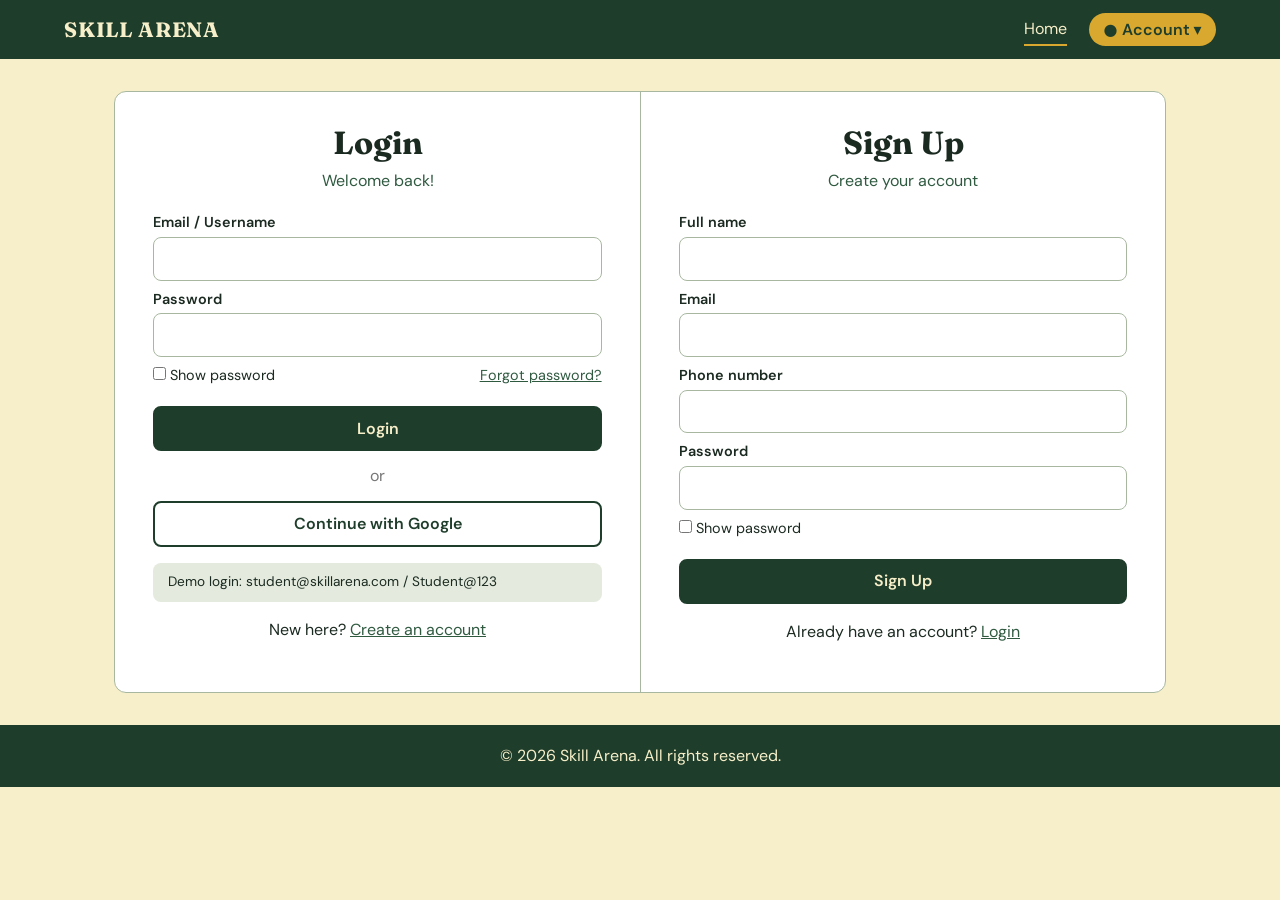
<file: index.html>
<!DOCTYPE html>
<html lang="en">

<head>
    <meta charset="UTF-8">
    <meta name="viewport" content="width=device-width,initial-scale=1">
    <title>Login / Sign up | Skill Arena</title>
    <link href="https://cdn.jsdelivr.net/npm/bootstrap@5.3.3/dist/css/bootstrap.min.css" rel="stylesheet">
    <link href="https://fonts.googleapis.com/css2?family=DM+Sans:wght@400;600&family=Fraunces:wght@700&display=swap"
        rel="stylesheet">
    <link href="css/style.css" rel="stylesheet">
</head>

<body data-page="index">
    <div id="nav"></div>
    <main>
        <div class="split">
            <section>
                <h2>Login</h2>
                <p class="sub">Welcome back!</p>
                <form id="loginForm" novalidate>
                    <div class="mb-2"><label for="id">Email / Username</label><input id="id" name="id"
                            class="form-control" autocomplete="username"></div>
                    <div class="mb-2"><label for="lp">Password</label><input id="lp" name="password" type="password"
                            class="form-control" autocomplete="current-password"></div>
                    <div class="row2"><label style="font-weight:400"><input type="checkbox" data-show="1"> Show
                            password</label><a href="#" id="forgot">Forgot password?</a></div>
                    <button class="btn-main" type="submit">Login</button>
                </form>
                <div class="or">or</div><button class="btn-ghost" id="google" type="button">Continue with
                    Google</button>
                <p class="hint">Demo login: student@skillarena.com / Student@123</p>
                <p style="text-align:center;margin-top:1rem">New here? <a href="#" id="toSign">Create an account</a></p>
            </section>
            <section>
                <h2>Sign Up</h2>
                <p class="sub">Create your account</p>
                <form id="signForm" novalidate>
                    <div class="mb-2"><label for="sn">Full name</label><input id="sn" name="name" class="form-control"
                            autocomplete="name"></div>
                    <div class="mb-2"><label for="se">Email</label><input id="se" name="email" class="form-control"
                            autocomplete="email"></div>
                    <div class="mb-2"><label for="sph">Phone number</label><input id="sph" name="phone"
                            class="form-control" inputmode="numeric" autocomplete="tel"></div>
                    <div class="mb-2"><label for="sp">Password</label><input id="sp" name="password" type="password"
                            class="form-control" autocomplete="new-password"></div>
                    <div class="row2"><label style="font-weight:400"><input type="checkbox" data-show="1"> Show
                            password</label></div>
                    <button class="btn-main" type="submit">Sign Up</button>
                </form>
                <p style="text-align:center;margin-top:1rem">Already have an account? <a href="#" id="toLogin">Login</a>
                </p>
            </section>
        </div>
    </main>
    <div id="foot"></div>
    <script src="js/data.js"></script>
    <script src="js/validation.js"></script>
    <script src="js/app.js"></script>
</body>

</html>
</file>
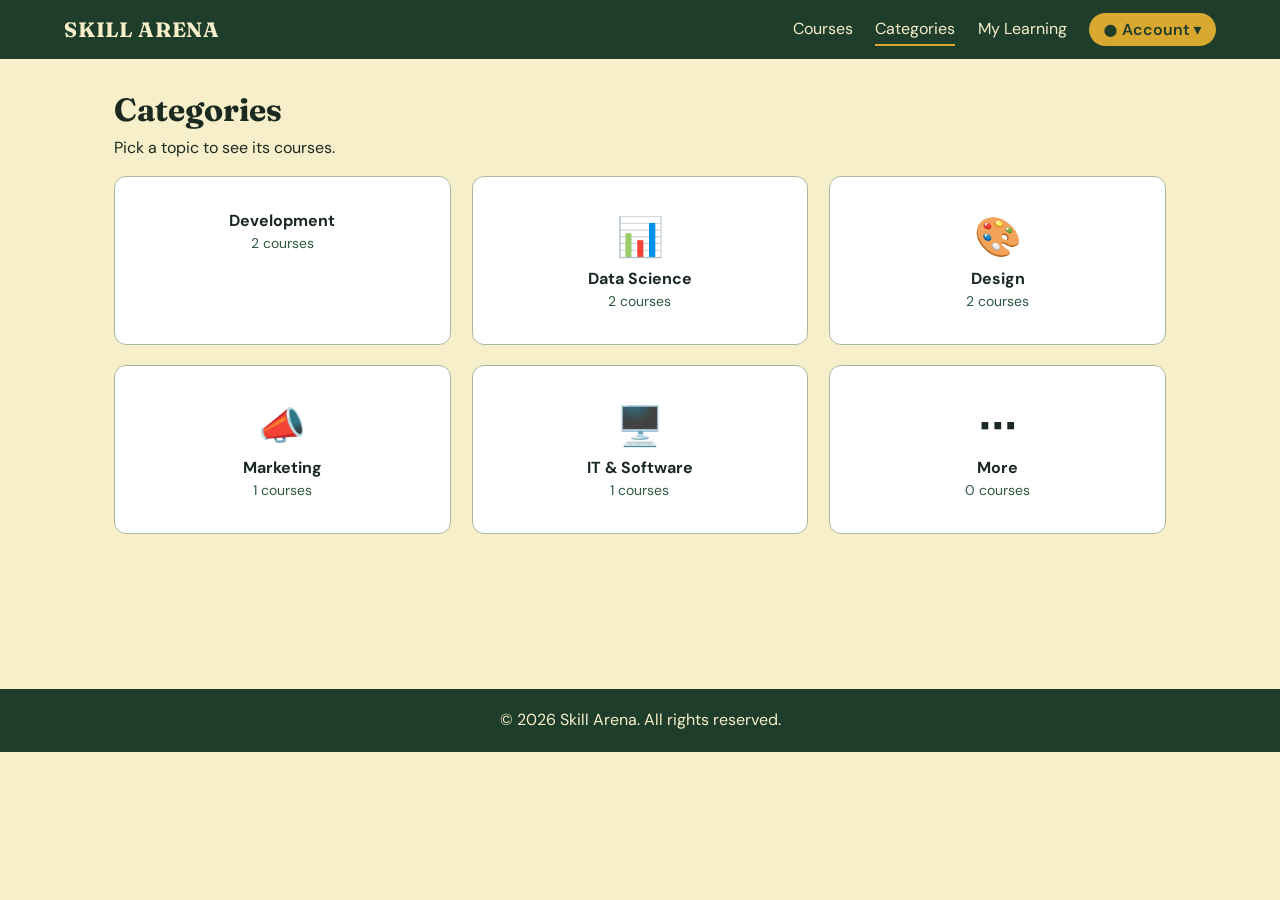
<file: categories.html>
<!DOCTYPE html>
<html lang="en">

<head>
    <meta charset="UTF-8">
    <meta name="viewport" content="width=device-width,initial-scale=1">
    <title>Categories | Skill Arena</title>
    <link href="https://cdn.jsdelivr.net/npm/bootstrap@5.3.3/dist/css/bootstrap.min.css" rel="stylesheet">
    <link href="https://fonts.googleapis.com/css2?family=DM+Sans:wght@400;600&family=Fraunces:wght@700&display=swap"
        rel="stylesheet">
    <link href="css/style.css" rel="stylesheet">
</head>

<body data-page="categories">
    <div id="nav"></div>
    <main>
        <h1>Categories</h1>
        <p>Pick a topic to see its courses.</p>
        <div class="cats" id="cats"></div>
    </main>
    <div id="foot"></div>
    <script src="js/data.js"></script>
    <script src="js/validation.js"></script>
    <script src="js/app.js"></script>
</body>

</html>
</file>
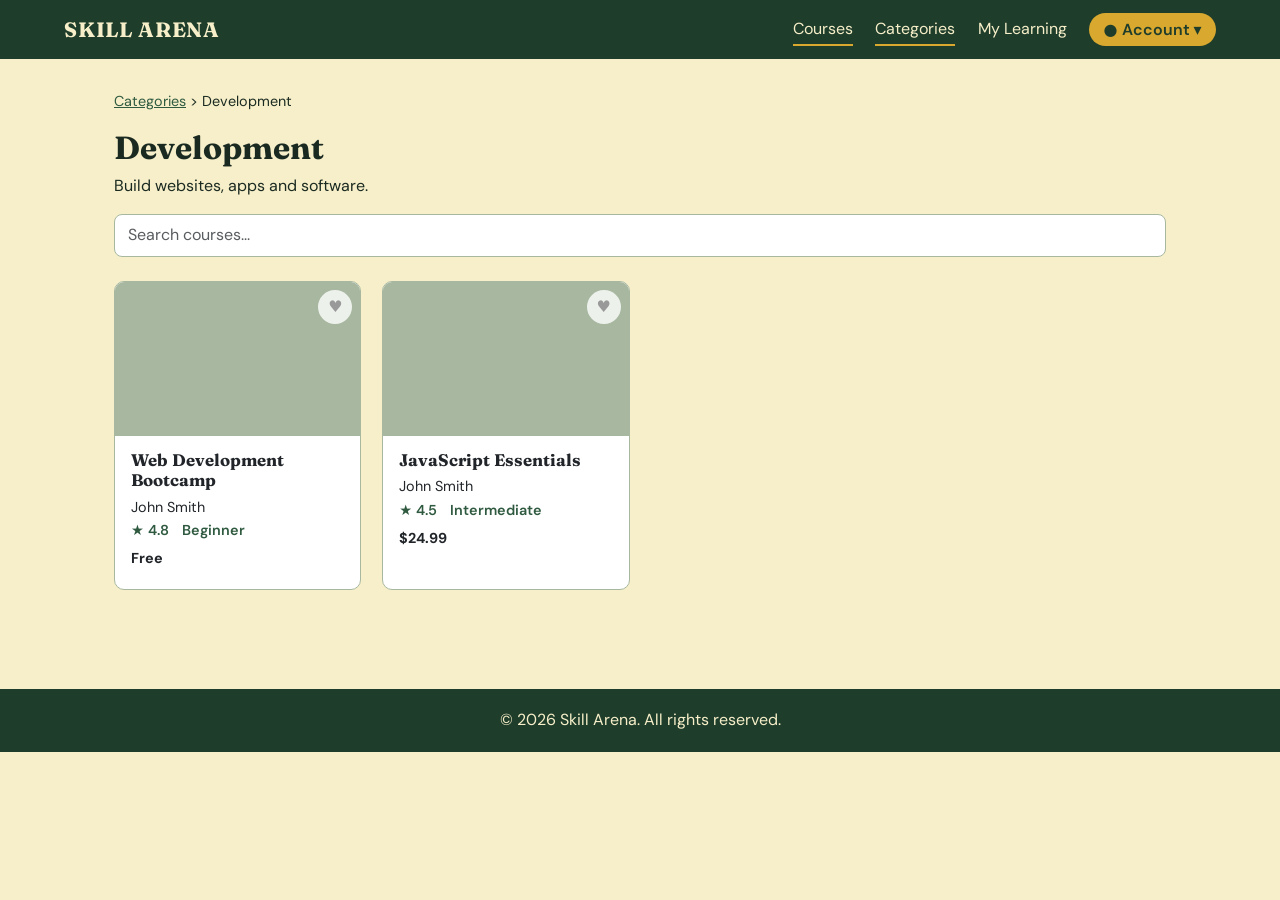
<file: category-courses.html>
<!DOCTYPE html>
<html lang="en">

<head>
    <meta charset="UTF-8">
    <meta name="viewport" content="width=device-width,initial-scale=1">
    <title>Courses in Category | Skill Arena</title>
    <link href="https://cdn.jsdelivr.net/npm/bootstrap@5.3.3/dist/css/bootstrap.min.css" rel="stylesheet">
    <link href="https://fonts.googleapis.com/css2?family=DM+Sans:wght@400;600&family=Fraunces:wght@700&display=swap"
        rel="stylesheet">
    <link href="css/style.css" rel="stylesheet">
</head>

<body data-page="category-courses">
    <div id="nav"></div>
    <main>
        <p class="crumb"><a href="categories.html">Categories</a> &gt; <span id="cname"></span></p>
        <h1 id="ctitle"></h1>
        <p id="cdesc"></p>
        <div class="bar"><input id="q" class="form-control" type="search" placeholder="Search courses..."
                aria-label="Search courses"></div>
        <div class="grid" id="grid"></div>
    </main>
    <div id="foot"></div>
    <script src="js/data.js"></script>
    <script src="js/validation.js"></script>
    <script src="js/app.js"></script>
</body>

</html>
</file>
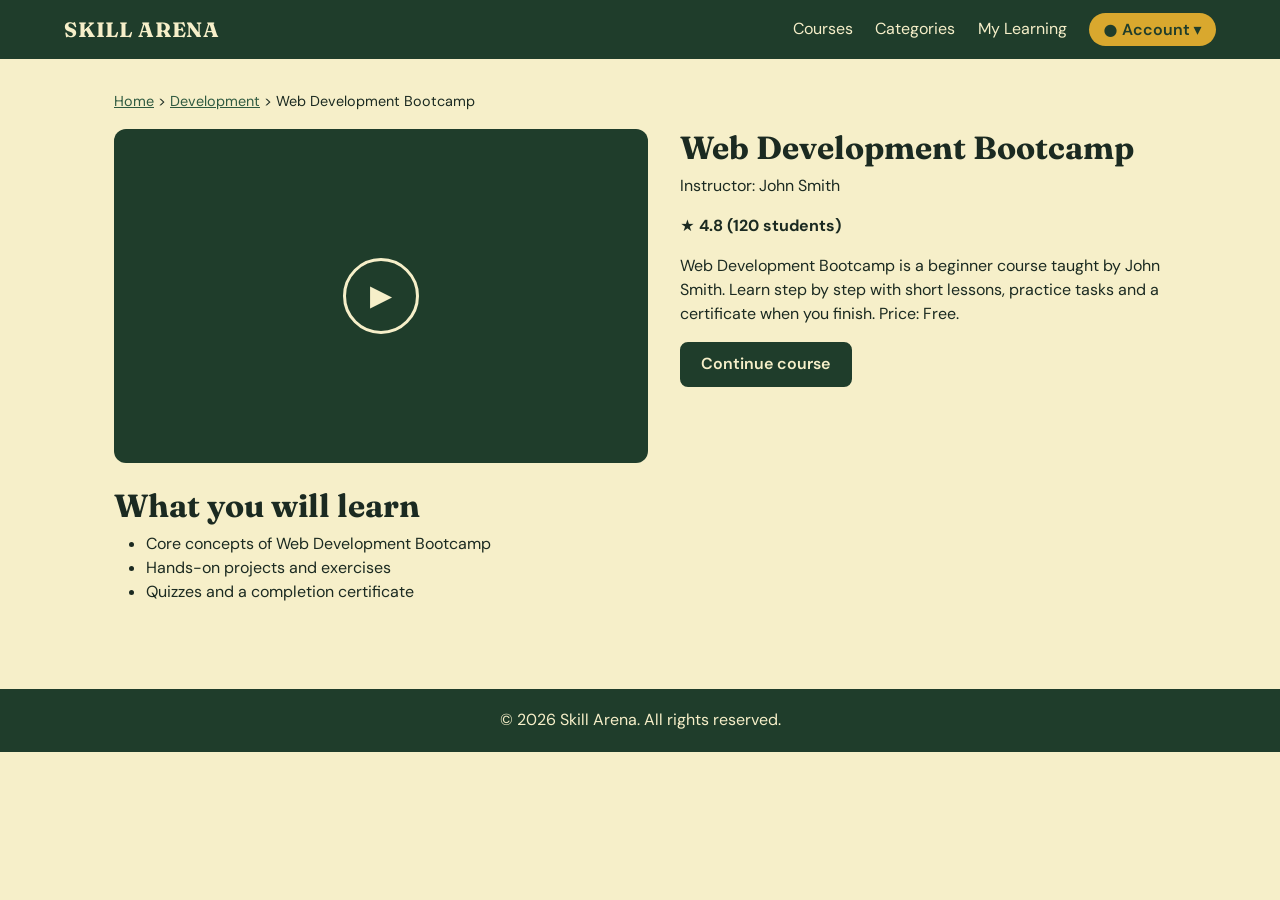
<file: course-details.html>
<!DOCTYPE html>
<html lang="en">

<head>
    <meta charset="UTF-8">
    <meta name="viewport" content="width=device-width,initial-scale=1">
    <title>Course Details | Skill Arena</title>
    <link href="https://cdn.jsdelivr.net/npm/bootstrap@5.3.3/dist/css/bootstrap.min.css" rel="stylesheet">
    <link href="https://fonts.googleapis.com/css2?family=DM+Sans:wght@400;600&family=Fraunces:wght@700&display=swap"
        rel="stylesheet">
    <link href="css/style.css" rel="stylesheet">
</head>

<body data-page="course-details">
    <div id="nav"></div>
    <main>
        <p class="crumb"><a href="index.html">Home</a> &gt; <a id="cat" href="#"></a> &gt; <span id="ct2"></span></p>
        <div class="det">
            <div>
                <div class="video"><button id="play" aria-label="Play preview">▶</button></div>
                <h2 style="margin-top:1.5rem">What you will learn</h2>
                <ul id="learn"></ul>
            </div>
            <div>
                <h1 id="ctitle"></h1>
                <p id="inst"></p>
                <p><b id="rate"></b></p>
                <p id="cdesc"></p><button class="btn-main" id="start">Start course</button>
            </div>
        </div>
    </main>
    <div id="foot"></div>
    <script src="js/data.js"></script>
    <script src="js/validation.js"></script>
    <script src="js/app.js"></script>
</body>

</html>
</file>
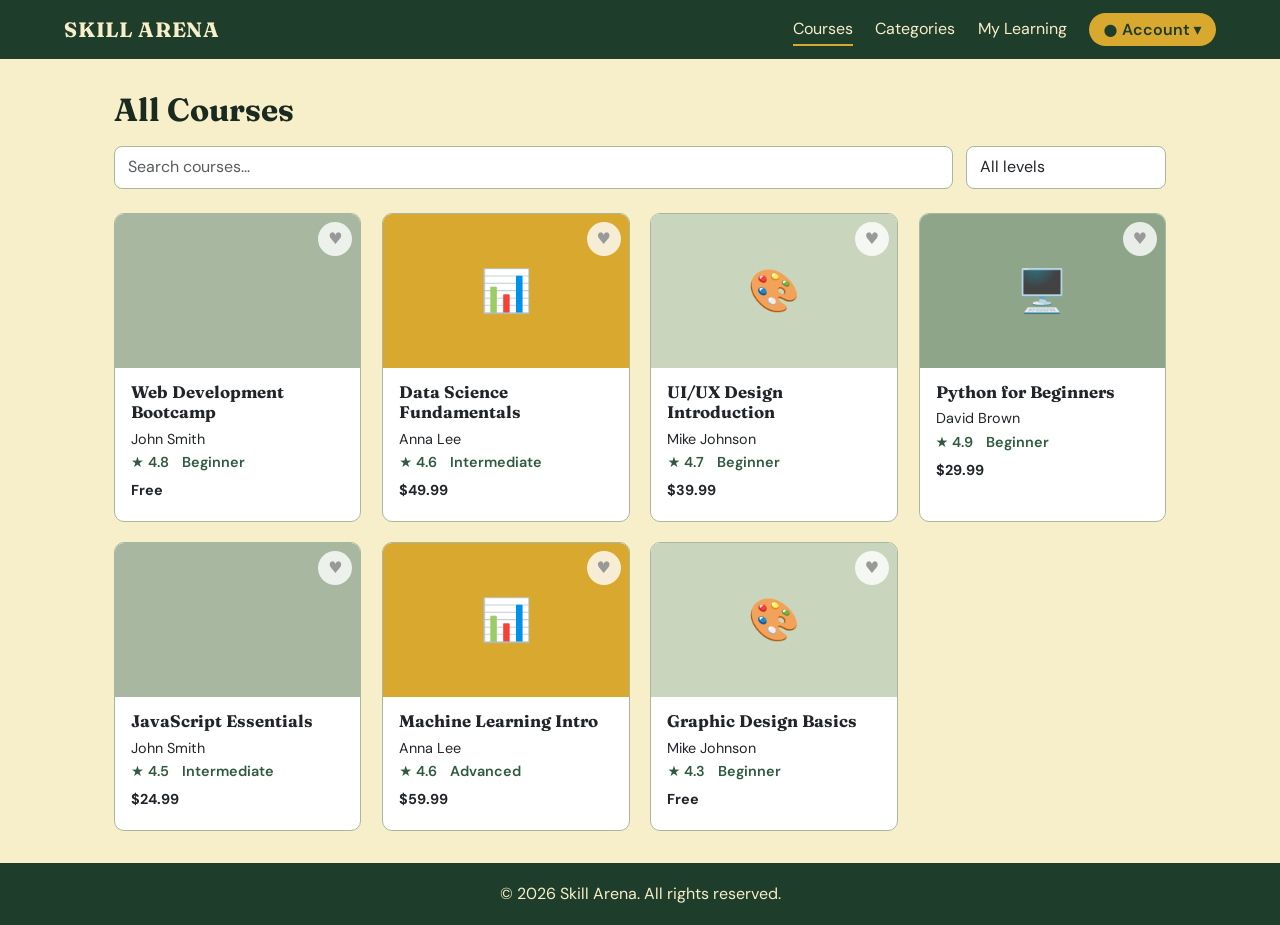
<file: courses.html>
<!DOCTYPE html>
<html lang="en">

<head>
    <meta charset="UTF-8">
    <meta name="viewport" content="width=device-width,initial-scale=1">
    <title>All Courses | Skill Arena</title>
    <link href="https://cdn.jsdelivr.net/npm/bootstrap@5.3.3/dist/css/bootstrap.min.css" rel="stylesheet">
    <link href="https://fonts.googleapis.com/css2?family=DM+Sans:wght@400;600&family=Fraunces:wght@700&display=swap"
        rel="stylesheet">
    <link href="css/style.css" rel="stylesheet">
</head>

<body data-page="courses">
    <div id="nav"></div>
    <main>
        <h1>All Courses</h1>
        <div class="bar"><input id="q" class="form-control" type="search" placeholder="Search courses..."
                aria-label="Search courses"><select id="lv" class="form-select" style="max-width:200px"
                aria-label="Level">
                <option value="">All levels</option>
                <option>Beginner</option>
                <option>Intermediate</option>
                <option>Advanced</option>
            </select></div>
        <div class="grid" id="grid"></div>
    </main>
    <div id="foot"></div>
    <script src="js/data.js"></script>
    <script src="js/validation.js"></script>
    <script src="js/app.js"></script>
</body>

</html>
</file>
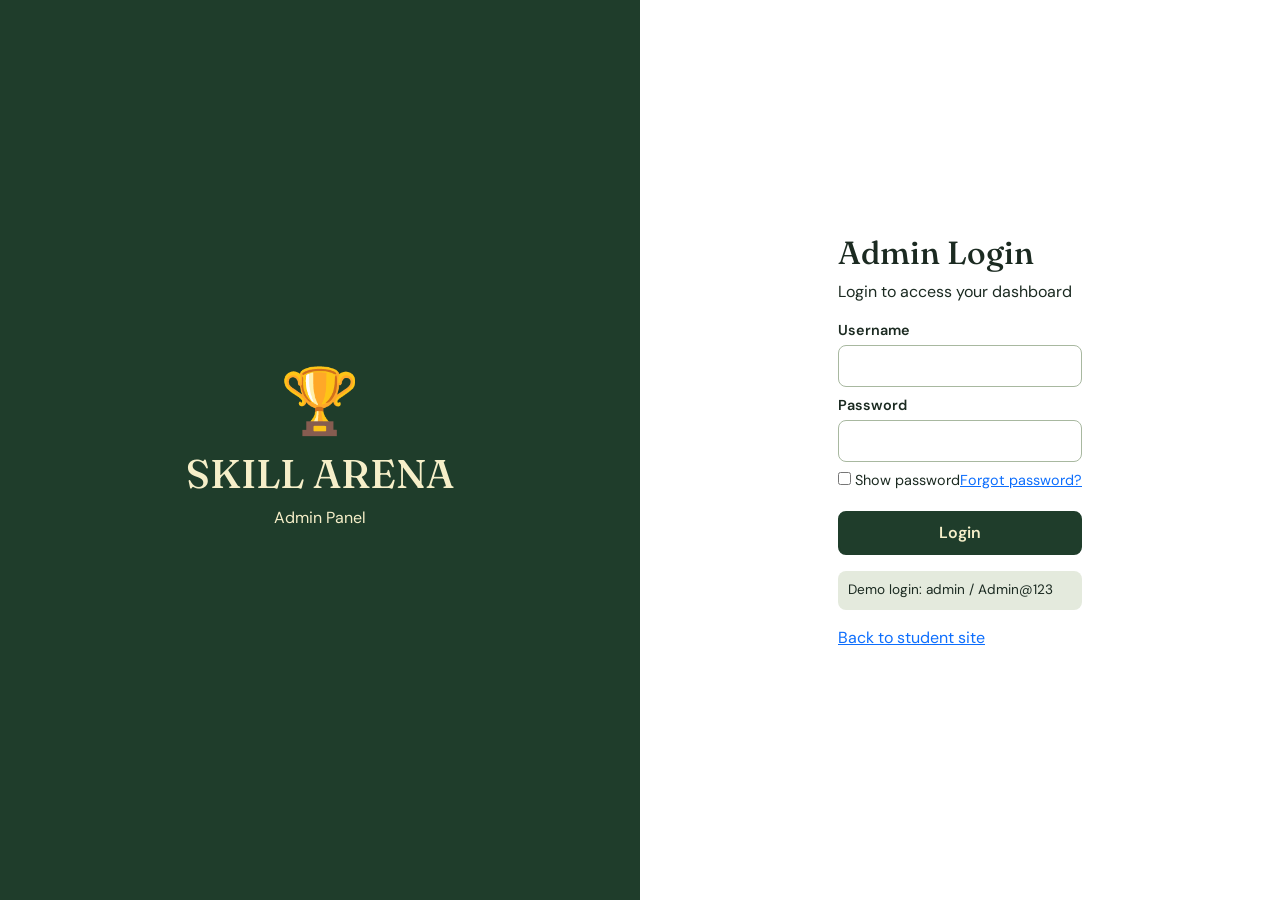
<file: dashboard.html>
<!DOCTYPE html>
<html lang="en">

<head>
    <meta charset="UTF-8">
    <meta name="viewport" content="width=device-width,initial-scale=1">
    <title>Skill Arena Admin</title>
    <link href="https://cdn.jsdelivr.net/npm/bootstrap@5.3.3/dist/css/bootstrap.min.css" rel="stylesheet">
    <link href="https://fonts.googleapis.com/css2?family=DM+Sans:wght@400;600&family=Fraunces:wght@700&display=swap"
        rel="stylesheet">
    <link href="../css/admin.css" rel="stylesheet">
</head>

<body data-page="dashboard">
    <script src="../js/data.js"></script>
    <script src="../js/validation.js"></script>
    <script src="../js/admin.js"></script>
</body>

</html>
</file>
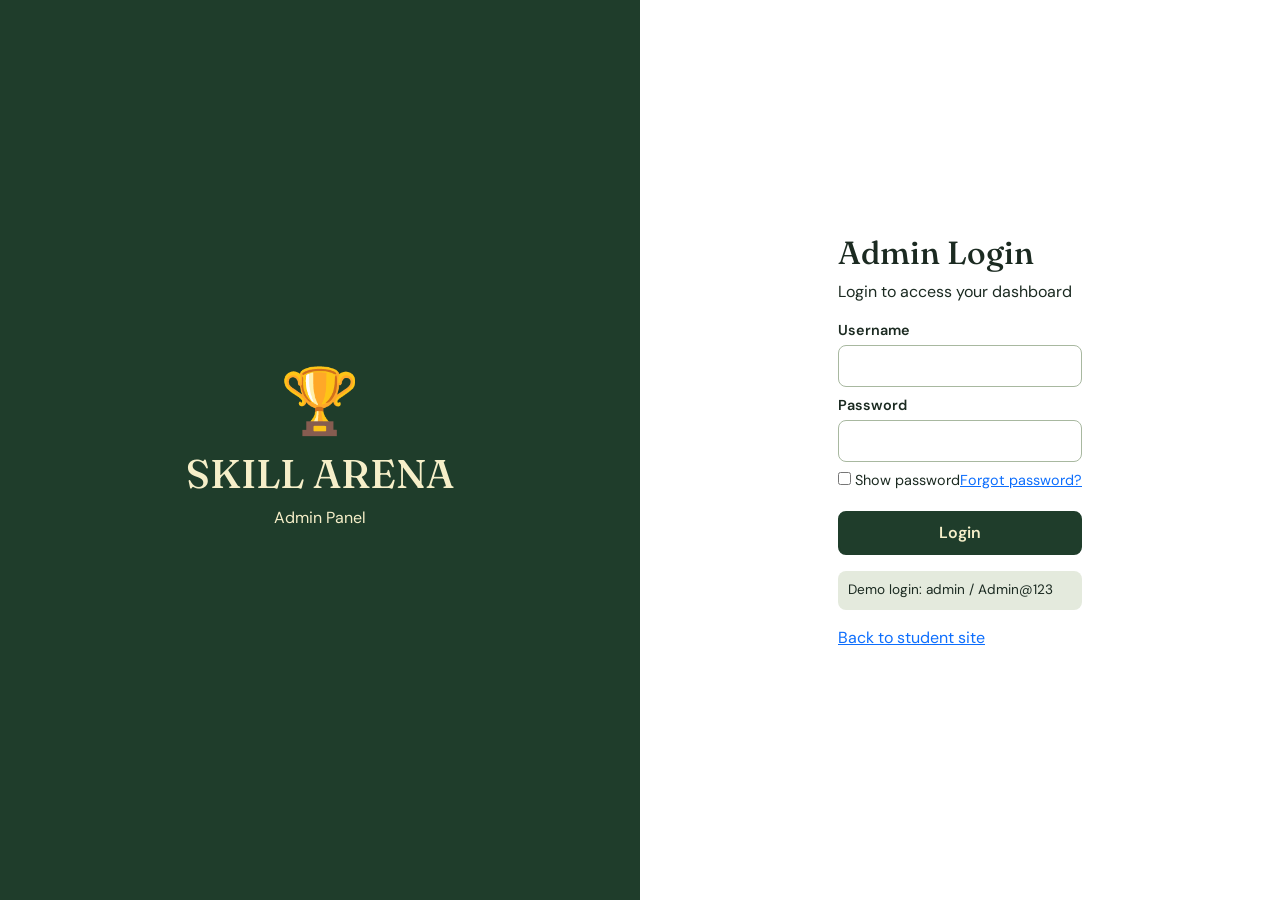
<file: enrollments.html>
<!DOCTYPE html>
<html lang="en">

<head>
    <meta charset="UTF-8">
    <meta name="viewport" content="width=device-width,initial-scale=1">
    <title>Skill Arena Admin</title>
    <link href="https://cdn.jsdelivr.net/npm/bootstrap@5.3.3/dist/css/bootstrap.min.css" rel="stylesheet">
    <link href="https://fonts.googleapis.com/css2?family=DM+Sans:wght@400;600&family=Fraunces:wght@700&display=swap"
        rel="stylesheet">
    <link href="../css/admin.css" rel="stylesheet">
</head>

<body data-page="enrollments">
    <script src="../js/data.js"></script>
    <script src="../js/validation.js"></script>
    <script src="../js/admin.js"></script>
</body>

</html>
</file>
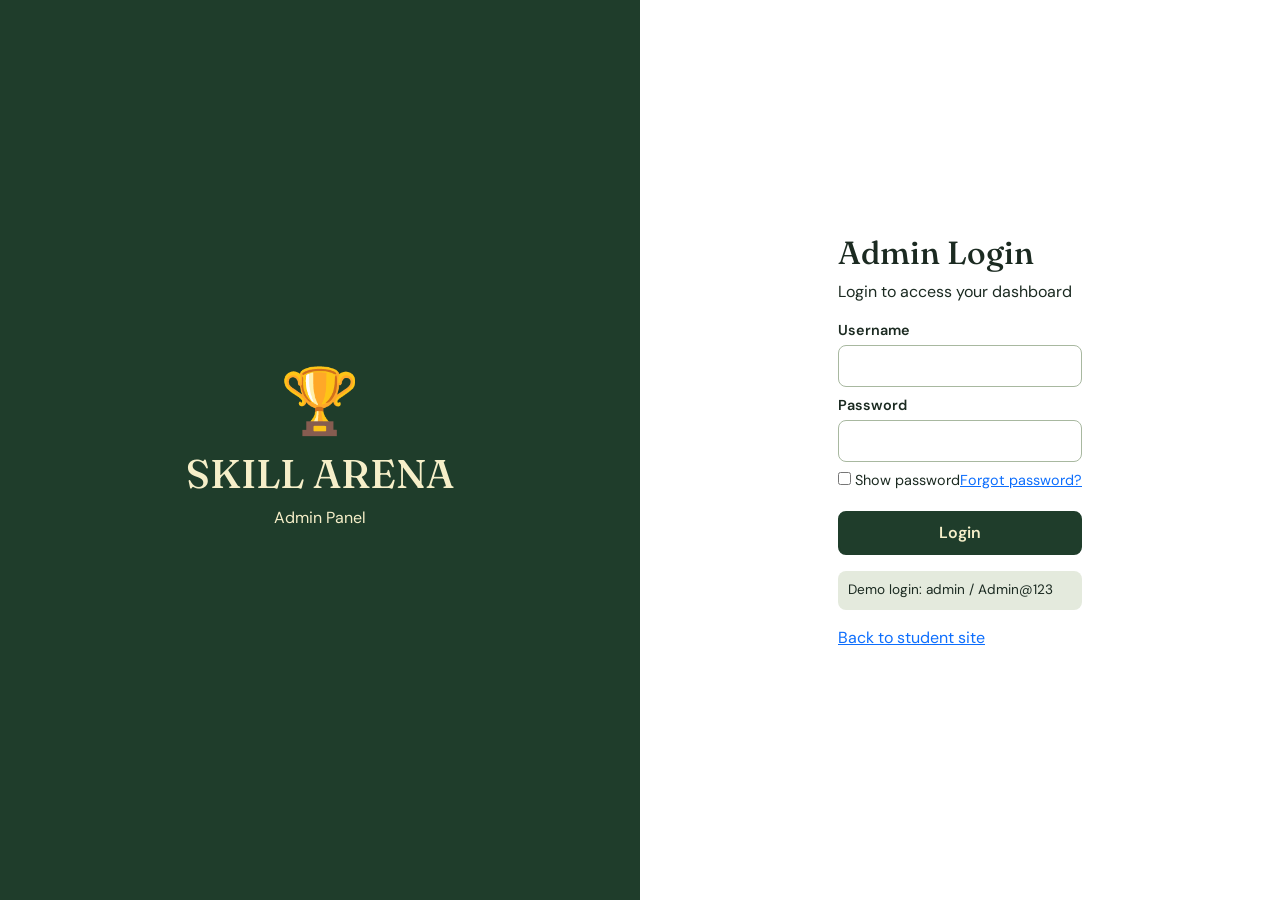
<file: login.html>
<!DOCTYPE html>
<html lang="en">

<head>
    <meta charset="UTF-8">
    <meta name="viewport" content="width=device-width,initial-scale=1">
    <title>Skill Arena Admin</title>
    <link href="https://cdn.jsdelivr.net/npm/bootstrap@5.3.3/dist/css/bootstrap.min.css" rel="stylesheet">
    <link href="https://fonts.googleapis.com/css2?family=DM+Sans:wght@400;600&family=Fraunces:wght@700&display=swap"
        rel="stylesheet">
    <link href="../css/admin.css" rel="stylesheet">
</head>

<body data-page="login">
    <div class="login">
        <div class="l">
            <div><b>🏆</b>
                <h1>SKILL ARENA</h1>
                <p>Admin Panel</p>
            </div>
        </div>
        <div>
            <form id="af" novalidate>
                <h2>Admin Login</h2>
                <p>Login to access your dashboard</p>
                <div class="mb-2"><label for="u">Username</label><input id="u" name="username" class="form-control"
                        autocomplete="username"></div>
                <div class="mb-2"><label for="p">Password</label><input id="p" name="password" type="password"
                        class="form-control" autocomplete="current-password"></div>
                <div style="display:flex;justify-content:space-between;font-size:.9rem;margin-bottom:1rem"><label
                        style="font-weight:400"><input type="checkbox" data-show="1"> Show password</label><a href="#"
                        onclick="toast(\x27Contact the super admin to reset (demo).\x27);return false">Forgot
                        password?</a></div>
                <button class="btn-main" style="width:100%">Login</button>
                <p style="background:#e4eadd;padding:.6rem;border-radius:8px;font-size:.85rem;margin-top:1rem">Demo
                    login: admin / Admin@123</p>
                <p><a href="../index.html">Back to student site</a></p>
            </form>
        </div>
    </div>
    <script src="../js/data.js"></script>
    <script src="../js/validation.js"></script>
    <script src="../js/admin.js"></script>
</body>

</html>
</file>
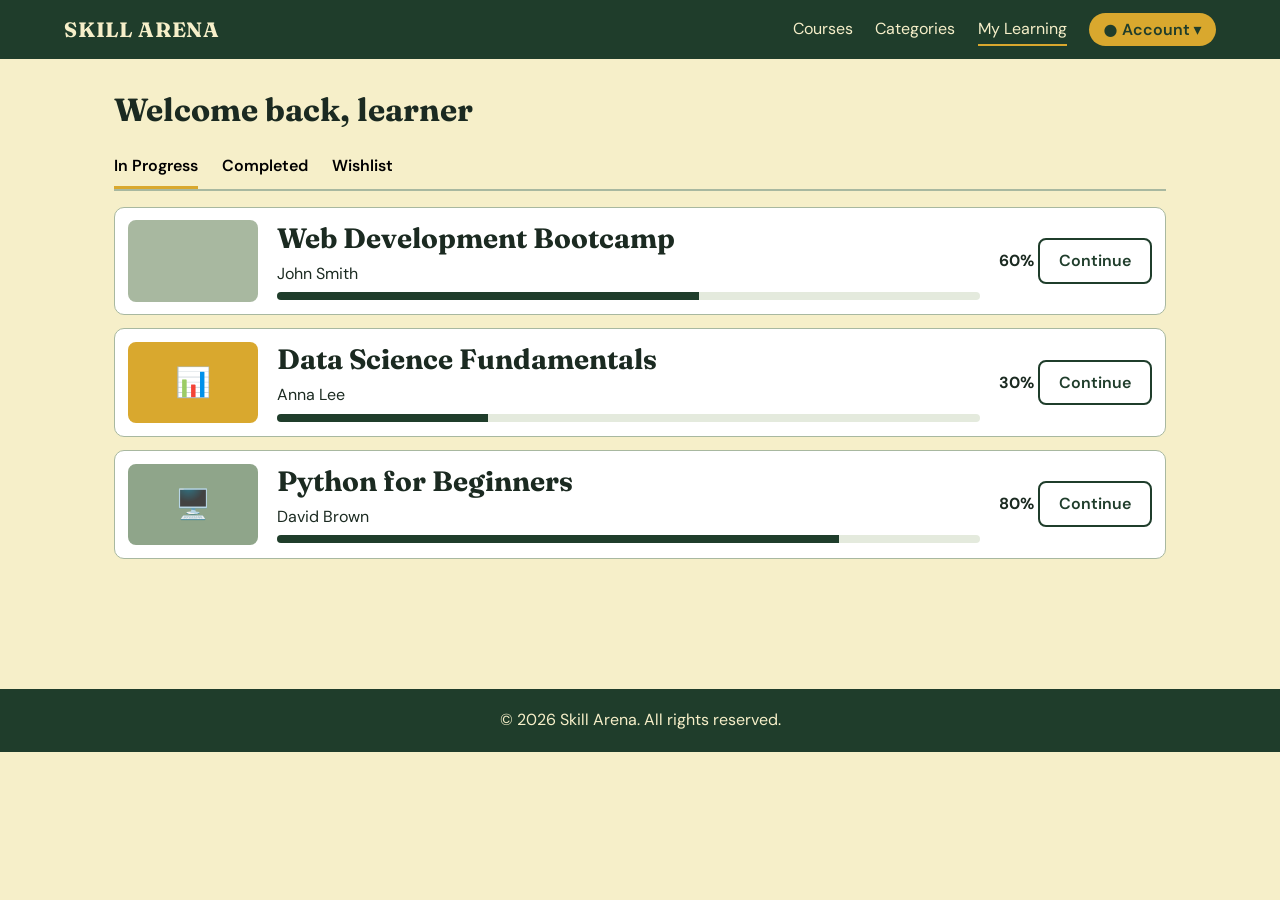
<file: my-learning.html>
<!DOCTYPE html>
<html lang="en">

<head>
    <meta charset="UTF-8">
    <meta name="viewport" content="width=device-width,initial-scale=1">
    <title>My Learning | Skill Arena</title>
    <link href="https://cdn.jsdelivr.net/npm/bootstrap@5.3.3/dist/css/bootstrap.min.css" rel="stylesheet">
    <link href="https://fonts.googleapis.com/css2?family=DM+Sans:wght@400;600&family=Fraunces:wght@700&display=swap"
        rel="stylesheet">
    <link href="css/style.css" rel="stylesheet">
</head>

<body data-page="my-learning">
    <div id="nav"></div>
    <main>
        <h1 id="welcome"></h1>
        <div class="tabs" id="tabs"><button data-t="prog" class="on">In Progress</button><button
                data-t="done">Completed</button><button data-t="wish">Wishlist</button></div>
        <div id="list"></div>
    </main>
    <div id="foot"></div>
    <script src="js/data.js"></script>
    <script src="js/validation.js"></script>
    <script src="js/app.js"></script>
</body>

</html>
</file>
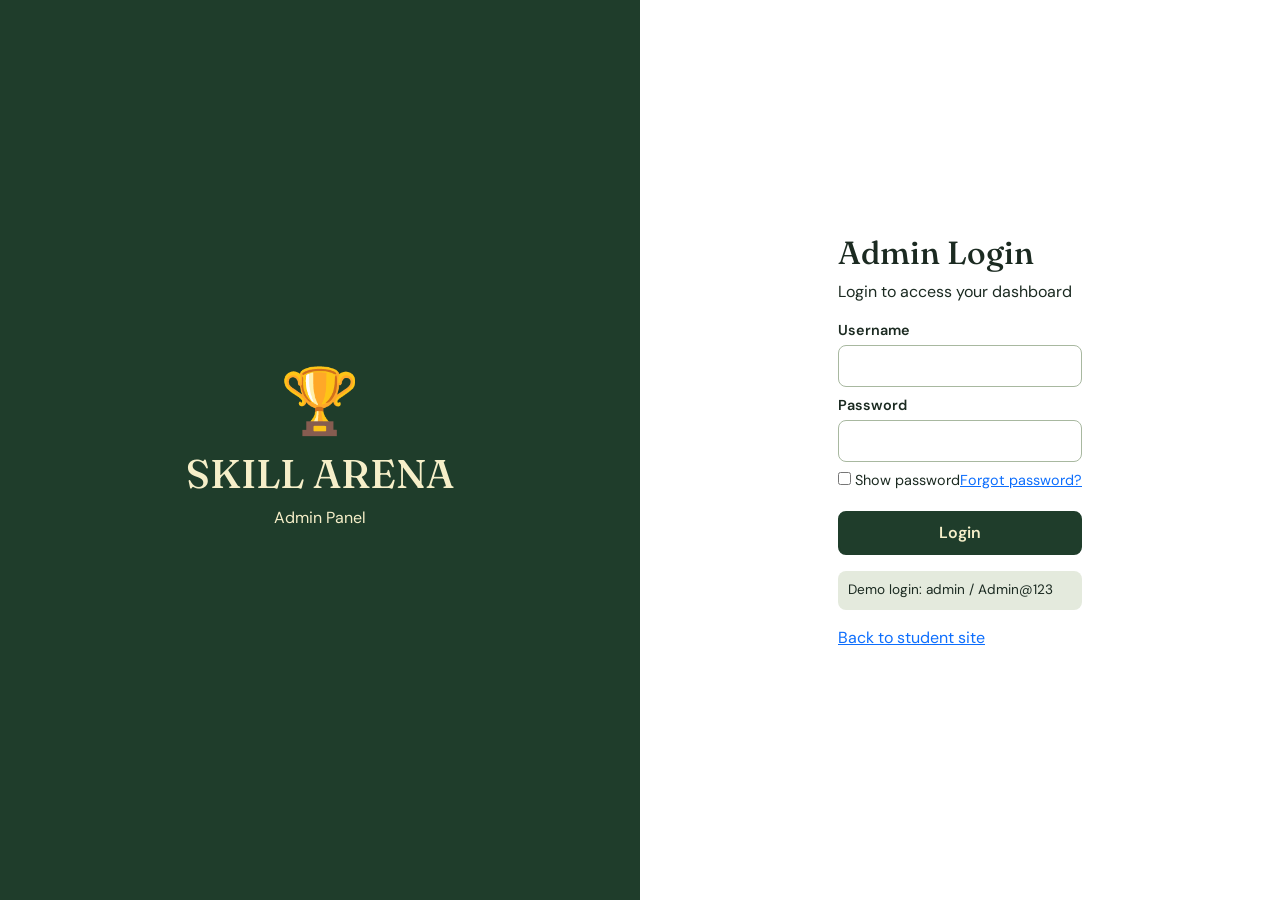
<file: reports.html>
<!DOCTYPE html>
<html lang="en">

<head>
    <meta charset="UTF-8">
    <meta name="viewport" content="width=device-width,initial-scale=1">
    <title>Skill Arena Admin</title>
    <link href="https://cdn.jsdelivr.net/npm/bootstrap@5.3.3/dist/css/bootstrap.min.css" rel="stylesheet">
    <link href="https://fonts.googleapis.com/css2?family=DM+Sans:wght@400;600&family=Fraunces:wght@700&display=swap"
        rel="stylesheet">
    <link href="../css/admin.css" rel="stylesheet">
</head>

<body data-page="reports">
    <script src="../js/data.js"></script>
    <script src="../js/validation.js"></script>
    <script src="../js/admin.js"></script>
</body>

</html>
</file>
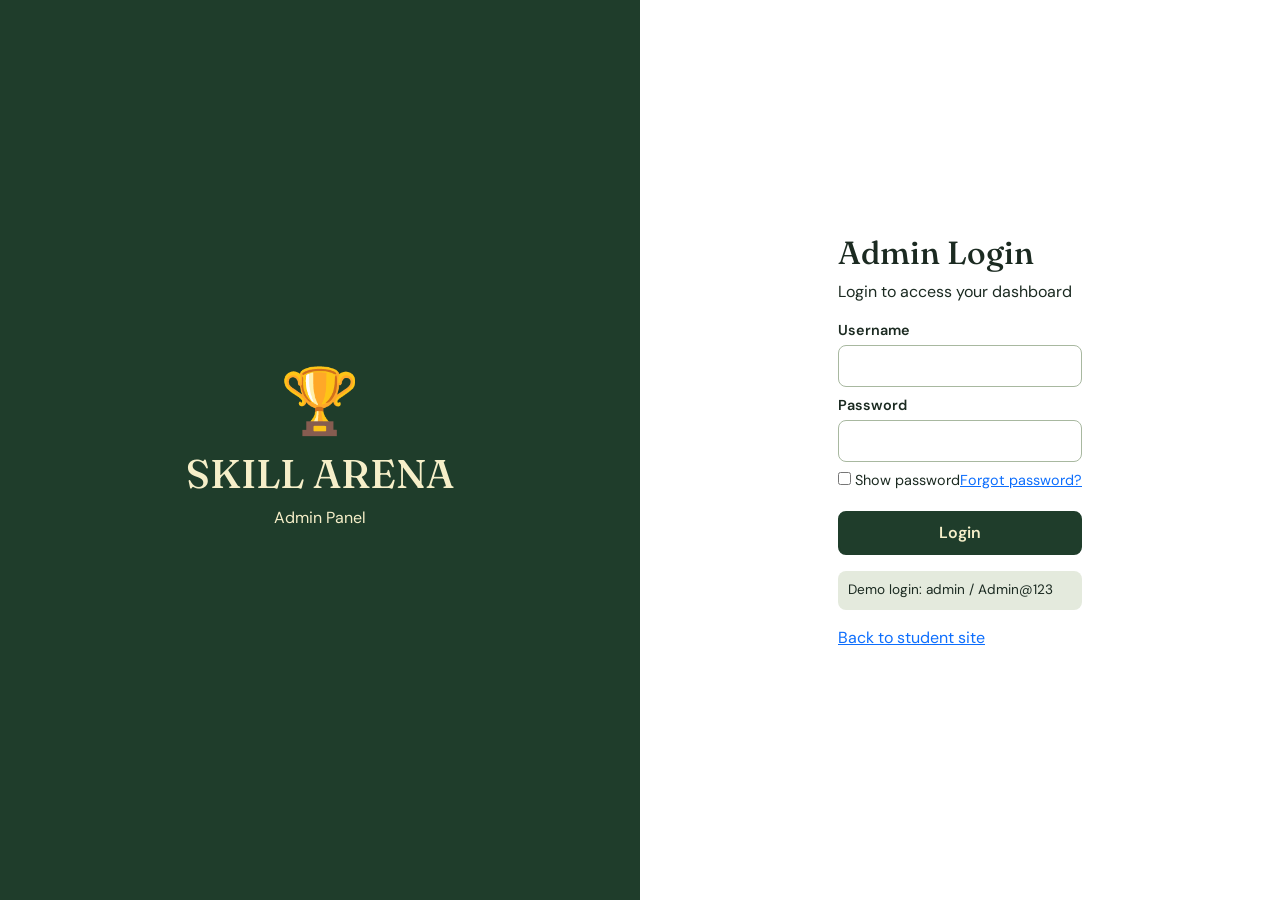
<file: settings.html>
<!DOCTYPE html>
<html lang="en">

<head>
    <meta charset="UTF-8">
    <meta name="viewport" content="width=device-width,initial-scale=1">
    <title>Skill Arena Admin</title>
    <link href="https://cdn.jsdelivr.net/npm/bootstrap@5.3.3/dist/css/bootstrap.min.css" rel="stylesheet">
    <link href="https://fonts.googleapis.com/css2?family=DM+Sans:wght@400;600&family=Fraunces:wght@700&display=swap"
        rel="stylesheet">
    <link href="../css/admin.css" rel="stylesheet">
</head>

<body data-page="settings">
    <script src="../js/data.js"></script>
    <script src="../js/validation.js"></script>
    <script src="../js/admin.js"></script>
</body>

</html>
</file>
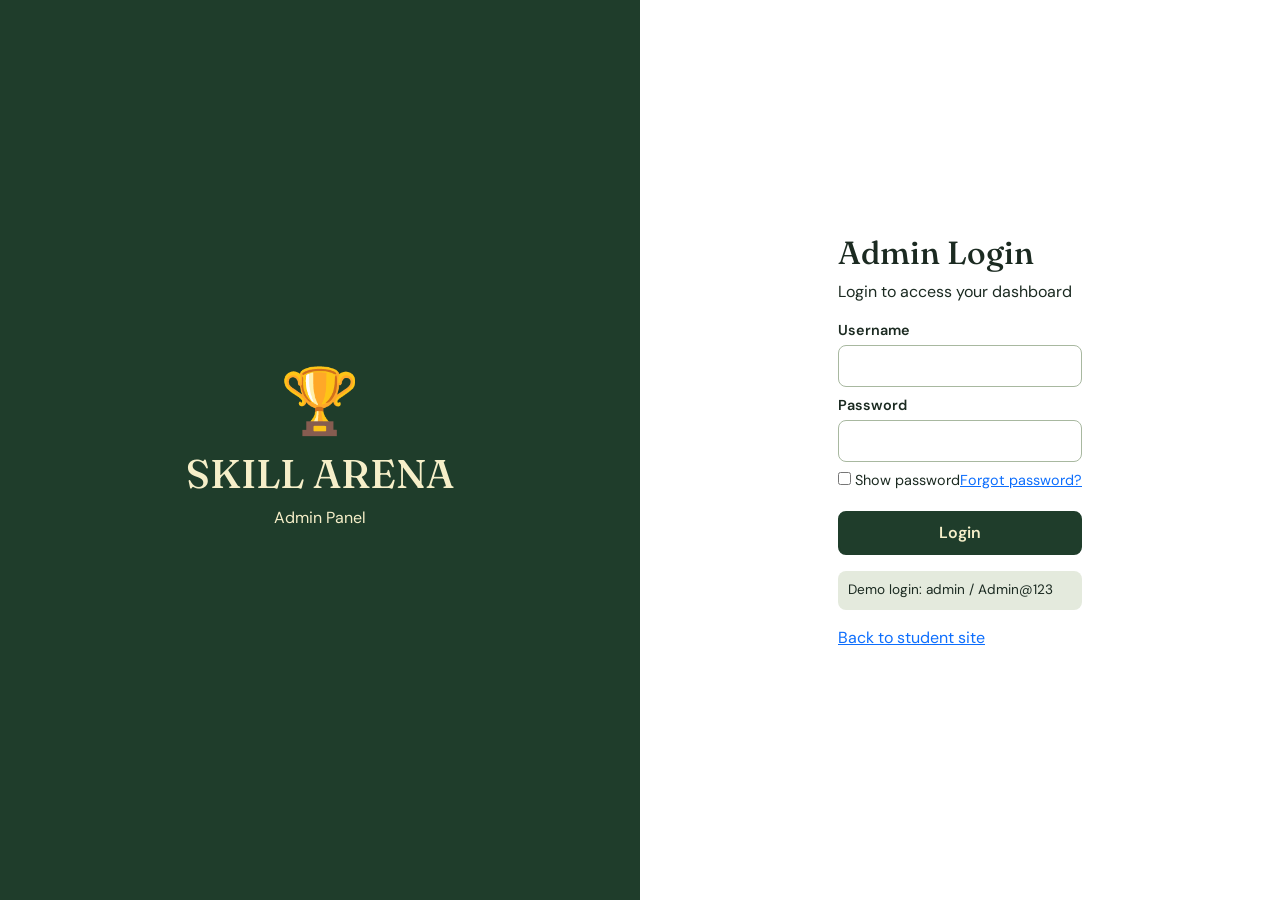
<file: users.html>
<!DOCTYPE html>
<html lang="en">

<head>
    <meta charset="UTF-8">
    <meta name="viewport" content="width=device-width,initial-scale=1">
    <title>Skill Arena Admin</title>
    <link href="https://cdn.jsdelivr.net/npm/bootstrap@5.3.3/dist/css/bootstrap.min.css" rel="stylesheet">
    <link href="https://fonts.googleapis.com/css2?family=DM+Sans:wght@400;600&family=Fraunces:wght@700&display=swap"
        rel="stylesheet">
    <link href="../css/admin.css" rel="stylesheet">
</head>

<body data-page="users">
    <script src="../js/data.js"></script>
    <script src="../js/validation.js"></script>
    <script src="../js/admin.js"></script>
</body>

</html>
</file>
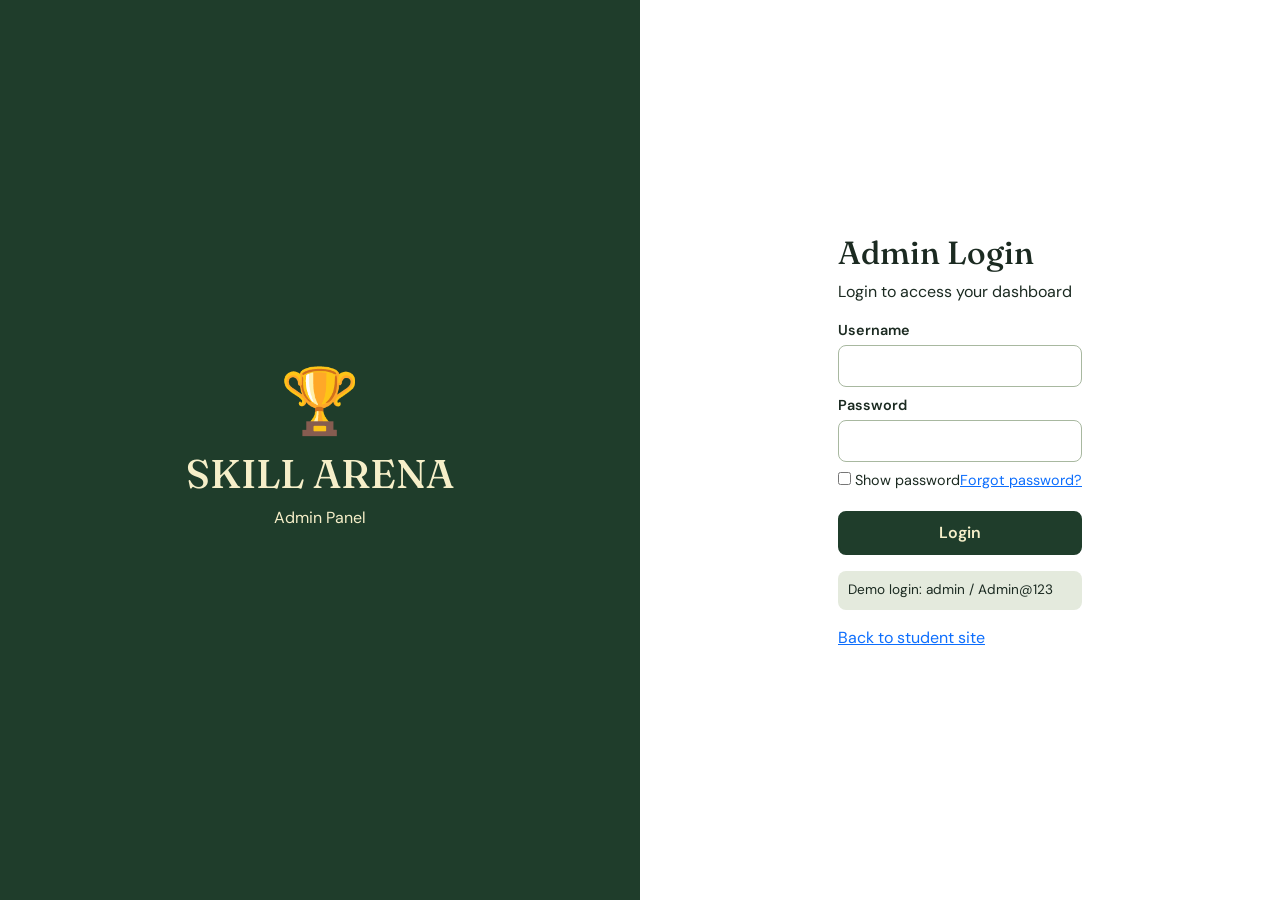
<file: admin/categories.html>
<!DOCTYPE html>
<html lang="en">

<head>
    <meta charset="UTF-8">
    <meta name="viewport" content="width=device-width,initial-scale=1">
    <title>Skill Arena Admin</title>
    <link href="https://cdn.jsdelivr.net/npm/bootstrap@5.3.3/dist/css/bootstrap.min.css" rel="stylesheet">
    <link href="https://fonts.googleapis.com/css2?family=DM+Sans:wght@400;600&family=Fraunces:wght@700&display=swap"
        rel="stylesheet">
    <link href="../css/admin.css" rel="stylesheet">
</head>

<body data-page="categories">
    <script src="../js/data.js"></script>
    <script src="../js/validation.js"></script>
    <script src="../js/admin.js"></script>
</body>

</html>
</file>
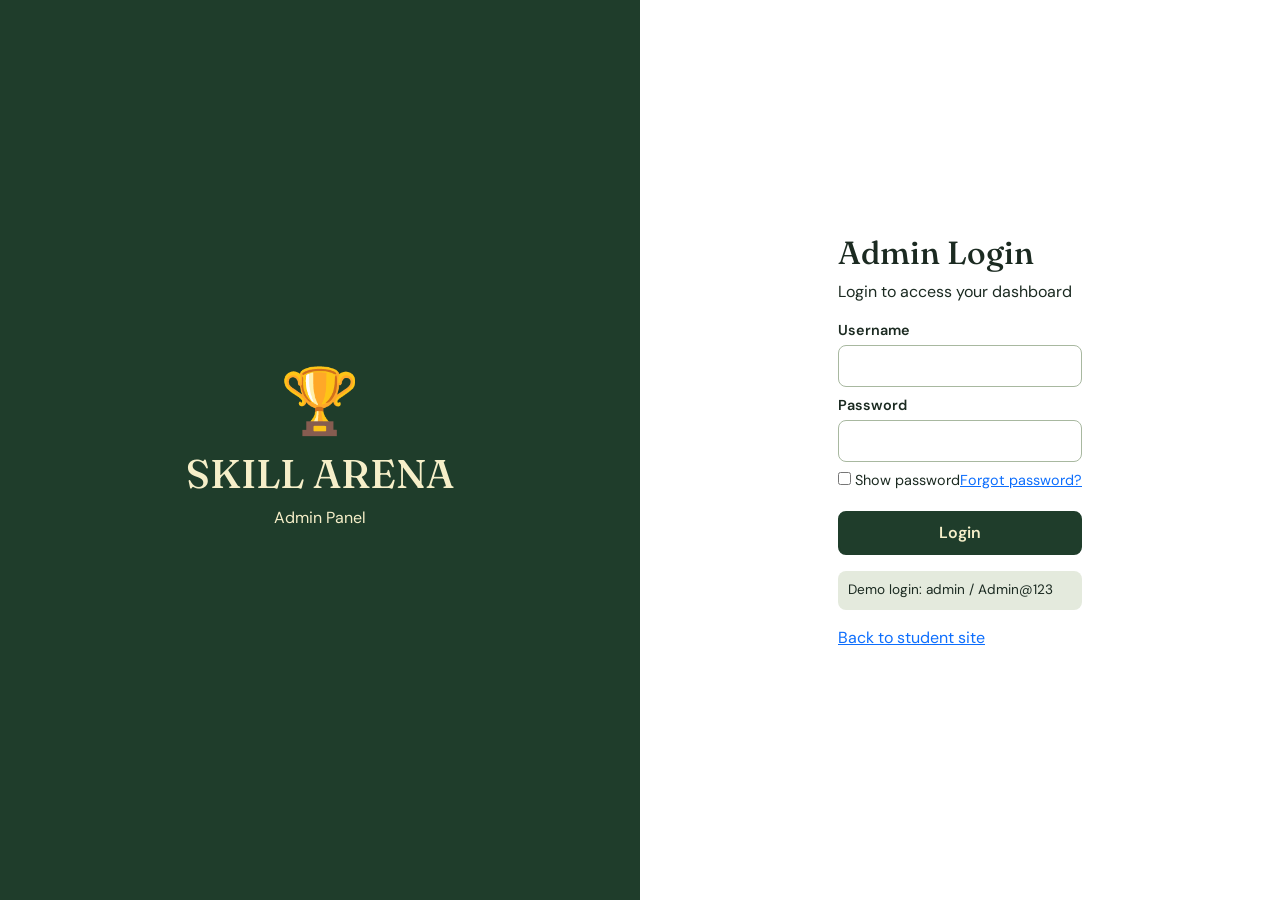
<file: admin/courses.html>
<!DOCTYPE html>
<html lang="en">

<head>
    <meta charset="UTF-8">
    <meta name="viewport" content="width=device-width,initial-scale=1">
    <title>Skill Arena Admin</title>
    <link href="https://cdn.jsdelivr.net/npm/bootstrap@5.3.3/dist/css/bootstrap.min.css" rel="stylesheet">
    <link href="https://fonts.googleapis.com/css2?family=DM+Sans:wght@400;600&family=Fraunces:wght@700&display=swap"
        rel="stylesheet">
    <link href="../css/admin.css" rel="stylesheet">
</head>

<body data-page="courses">
    <script src="../js/data.js"></script>
    <script src="../js/validation.js"></script>
    <script src="../js/admin.js"></script>
</body>

</html>
</file>
<file: css/style.css>
:root {
    --g: #1f3d2b;
    --g2: #2f5a40;
    --sage: #a8b8a0;
    --sage2: #e4eadd;
    --m: #d9a82e;
    --b: #f6efc9;
    --ink: #1b2a21;
    --red: #b3392f
}

* {
    box-sizing: border-box
}

body {
    margin: 0;
    font-family: 'DM Sans', system-ui, sans-serif;
    background: var(--b);
    color: var(--ink);
    line-height: 1.5
}

h1,
h2,
h3,
.brand {
    font-family: 'Fraunces', Georgia, serif;
    font-weight: 700;
    margin: 0 0 .4rem
}

a {
    color: var(--g2)
}

:focus-visible {
    outline: 3px solid var(--m);
    outline-offset: 2px
}

.nav {
    position: sticky;
    top: 0;
    z-index: 20;
    display: flex;
    align-items: center;
    gap: 1.5rem;
    padding: .8rem 5%;
    background: var(--g);
    color: var(--b);
    flex-wrap: wrap
}

.nav .brand {
    color: var(--b);
    text-decoration: none;
    font-size: 1.3rem;
    letter-spacing: .04em;
    margin: 0 auto 0 0
}

.nav nav {
    display: flex;
    align-items: center;
    gap: 1.4rem
}

.nav nav a {
    color: var(--b);
    text-decoration: none;
    padding: .2rem 0;
    border-bottom: 2px solid transparent
}

.nav nav a:hover,
.nav nav a.on {
    border-color: var(--m)
}

.burger {
    display: none;
    background: none;
    border: 0;
    color: var(--b);
    font-size: 1.6rem
}

.who {
    position: relative
}

.who>button {
    background: var(--m);
    color: var(--g);
    border: 0;
    border-radius: 99px;
    padding: .3rem .9rem;
    font-weight: 600
}

#drop {
    display: none;
    position: absolute;
    right: 0;
    top: 120%;
    background: #fff;
    border-radius: 8px;
    min-width: 170px;
    box-shadow: 0 6px 24px #0003;
    overflow: hidden
}

#drop.open {
    display: block
}

#drop a {
    display: block;
    padding: .6rem 1rem;
    color: var(--ink) !important;
    border: 0 !important
}

#drop a:hover {
    background: var(--sage2)
}

main {
    max-width: 1180px;
    margin: 0 auto;
    padding: 2rem 5%;
    min-height: 70vh
}

main h1 {
    font-size: 2rem
}

.crumb {
    font-size: .9rem;
    margin-bottom: 1rem
}

.bar {
    display: flex;
    gap: .8rem;
    flex-wrap: wrap;
    margin: 1rem 0 1.5rem
}

.bar input {
    flex: 1;
    min-width: 200px
}

.grid {
    display: grid;
    grid-template-columns: repeat(auto-fill, minmax(230px, 1fr));
    gap: 1.3rem
}

.card {
    position: relative;
    background: #fff;
    border: 1px solid var(--sage);
    border-radius: 10px;
    overflow: hidden;
    display: flex;
    flex-direction: column
}

.thumb {
    display: grid;
    place-items: center;
    aspect-ratio: 16/10;
    font-size: 2.6rem;
    text-decoration: none;
    color: var(--g)
}

.t0 {
    background: var(--sage)
}

.t1 {
    background: var(--m)
}

.t2 {
    background: #c9d6bd
}

.t3 {
    background: #efd58a
}

.t4 {
    background: #8fa58a
}

.t5 {
    background: #d8cf9a
}

.cb {
    padding: .9rem 1rem 1.1rem
}

.cb h3 {
    font-size: 1.05rem
}

.cb p {
    margin: .1rem 0;
    font-size: .9rem
}

.meta {
    display: flex;
    gap: .8rem;
    color: var(--g2);
    font-weight: 600
}

.price {
    font-weight: 700;
    margin-top: .4rem !important
}

.heart {
    position: absolute;
    top: 8px;
    right: 8px;
    border: 0;
    background: #fffc;
    border-radius: 50%;
    width: 34px;
    height: 34px;
    color: #999;
    font-size: 1rem
}

.heart.on {
    color: var(--red)
}

.btn-main,
.btn-ghost {
    display: inline-block;
    border-radius: 8px;
    padding: .55rem 1.2rem;
    font-weight: 600;
    border: 2px solid var(--g);
    text-decoration: none;
    cursor: pointer;
    font-size: 1rem
}

.btn-main {
    background: var(--g);
    color: var(--b)
}

.btn-main:hover {
    background: var(--g2)
}

.btn-ghost {
    background: transparent;
    color: var(--g)
}

.btn-ghost:hover {
    background: var(--sage2)
}

.form-control,
.form-select {
    width: 100%;
    padding: .55rem .8rem;
    border: 1.5px solid var(--sage);
    border-radius: 8px;
    background: #fff;
    font: inherit
}

.form-control.is-invalid {
    border-color: var(--red)
}

.err {
    color: var(--red);
    font-size: .85rem;
    margin-top: .15rem
}

label {
    font-weight: 600;
    font-size: .9rem;
    display: block;
    margin-bottom: .2rem
}

.mb-2 {
    margin-bottom: .9rem
}

.split {
    display: grid;
    grid-template-columns: 1fr 1fr;
    background: #fff;
    border: 1px solid var(--sage);
    border-radius: 12px;
    overflow: hidden
}

.split>section {
    padding: 2rem 2.4rem
}

.split>section+section {
    border-left: 1px solid var(--sage)
}

.split h2 {
    text-align: center
}

.split .sub {
    text-align: center;
    margin-bottom: 1.2rem;
    color: var(--g2)
}

.split .btn-main,
.split .btn-ghost {
    width: 100%;
    text-align: center
}

.row2 {
    display: flex;
    justify-content: space-between;
    font-size: .9rem;
    margin-bottom: 1rem
}

.or {
    text-align: center;
    margin: .8rem 0;
    color: #777
}

.hint {
    background: var(--sage2);
    border-radius: 8px;
    padding: .6rem .9rem;
    font-size: .85rem;
    margin-top: 1rem
}

.cats {
    display: grid;
    grid-template-columns: repeat(auto-fill, minmax(250px, 1fr));
    gap: 1.3rem
}

.cat {
    background: #fff;
    border: 1.5px solid var(--sage);
    border-radius: 12px;
    padding: 2rem 1rem;
    text-align: center;
    text-decoration: none;
    color: var(--ink);
    transition: .15s
}

.cat:hover {
    border-color: var(--m);
    transform: translateY(-3px)
}

.cat b {
    display: block;
    font-size: 2.4rem
}

.cat span {
    font-weight: 700
}

.cat small {
    display: block;
    color: var(--g2)
}

.det {
    display: grid;
    grid-template-columns: 1.1fr 1fr;
    gap: 2rem;
    align-items: start
}

.video {
    aspect-ratio: 16/10;
    background: var(--g);
    border-radius: 12px;
    display: grid;
    place-items: center
}

.video button {
    width: 76px;
    height: 76px;
    border-radius: 50%;
    border: 3px solid var(--b);
    background: transparent;
    color: var(--b);
    font-size: 1.8rem
}

.tabs {
    display: flex;
    gap: 1.5rem;
    border-bottom: 2px solid var(--sage);
    margin: 1rem 0
}

.tabs button {
    background: none;
    border: 0;
    border-bottom: 3px solid transparent;
    padding: .5rem 0;
    font: inherit;
    font-weight: 600;
    cursor: pointer
}

.tabs button.on {
    border-color: var(--m)
}

.lrow {
    display: grid;
    grid-template-columns: 130px 1fr auto;
    gap: 1.2rem;
    align-items: center;
    background: #fff;
    border: 1px solid var(--sage);
    border-radius: 10px;
    padding: .8rem;
    margin-bottom: .8rem
}

.lrow .thumb {
    border-radius: 8px;
    font-size: 1.8rem
}

.bar2 {
    height: 8px;
    background: var(--sage2);
    border-radius: 9px;
    overflow: hidden;
    margin-top: .4rem
}

.bar2 i {
    display: block;
    height: 100%;
    background: var(--g)
}

.empty {
    padding: 2rem;
    text-align: center;
    color: var(--g2)
}

footer {
    background: var(--g);
    color: var(--b);
    text-align: center;
    padding: 1.2rem
}

#toast {
    position: fixed;
    bottom: 20px;
    left: 50%;
    transform: translateX(-50%);
    background: var(--g);
    color: var(--b);
    padding: .7rem 1.3rem;
    border-radius: 8px;
    display: none;
    z-index: 99
}

#toast.show {
    display: block
}

@media(max-width:820px) {
    .burger {
        display: block
    }

    .nav nav {
        display: none;
        width: 100%;
        flex-direction: column;
        align-items: flex-start;
        gap: .7rem
    }

    .nav nav.open {
        display: flex
    }

    .split,
    .det {
        grid-template-columns: 1fr
    }

    .split>section+section {
        border-left: 0;
        border-top: 1px solid var(--sage)
    }

    .lrow {
        grid-template-columns: 90px 1fr
    }

    .lrow>div:last-child {
        grid-column: 1/-1
    }
}

@media(prefers-reduced-motion:reduce) {
    * {
        transition: none !important
    }
}
</file>
<file: css/admin.css>
:root {
    --g: #1f3d2b;
    --g2: #2f5a40;
    --sage: #a8b8a0;
    --sage2: #e4eadd;
    --m: #d9a82e;
    --b: #f6efc9;
    --ink: #1b2a21;
    --red: #b3392f
}

* {
    box-sizing: border-box
}

body {
    margin: 0;
    font-family: 'DM Sans', system-ui, sans-serif;
    background: #f3f5ef;
    color: var(--ink)
}

h1,
h2,
h3,
.brand {
    font-family: 'Fraunces', Georgia, serif;
    margin: 0 0 .5rem
}

:focus-visible {
    outline: 3px solid var(--m);
    outline-offset: 2px
}

.topbar {
    position: fixed;
    inset: 0 0 auto 0;
    height: 60px;
    background: var(--g);
    color: var(--b);
    display: flex;
    align-items: center;
    gap: 1rem;
    padding: 0 1.2rem;
    z-index: 30
}

.topbar .brand {
    font-size: 1.2rem;
    letter-spacing: .04em;
    margin: 0 auto 0 0
}

.topbar button {
    background: none;
    border: 0;
    color: var(--b);
    font-size: 1.3rem;
    cursor: pointer
}

.side {
    position: fixed;
    top: 60px;
    bottom: 0;
    left: 0;
    width: 224px;
    background: #fff;
    border-right: 1px solid var(--sage);
    padding: 1rem .7rem;
    transition: transform .2s;
    z-index: 20
}

.side a {
    display: block;
    padding: .6rem .9rem;
    border-radius: 8px;
    color: var(--ink);
    text-decoration: none;
    margin-bottom: .15rem
}

.side a:hover {
    background: var(--sage2)
}

.side a.on {
    background: var(--g);
    color: var(--b)
}

#content {
    margin: 60px 0 0 224px;
    padding: 1.6rem
}

.top {
    display: flex;
    justify-content: space-between;
    align-items: center;
    gap: 1rem;
    flex-wrap: wrap;
    margin-bottom: 1rem
}

.btn-main,
.btn-ghost,
.ic {
    border-radius: 8px;
    padding: .5rem 1.1rem;
    font-weight: 600;
    border: 2px solid var(--g);
    cursor: pointer;
    font: inherit;
    font-weight: 600
}

.btn-main {
    background: var(--g);
    color: var(--b)
}

.btn-ghost {
    background: transparent;
    color: var(--g)
}

.ic {
    border: 0;
    background: none;
    padding: .2rem .4rem;
    font-size: 1.05rem
}

.bar {
    display: flex;
    gap: .8rem;
    flex-wrap: wrap;
    margin-bottom: 1rem
}

.bar>* {
    flex: 1;
    min-width: 170px
}

.form-control,
.form-select {
    width: 100%;
    padding: .5rem .8rem;
    border: 1.5px solid var(--sage);
    border-radius: 8px;
    background: #fff;
    font: inherit
}

.form-control.is-invalid {
    border-color: var(--red)
}

.err {
    color: var(--red);
    font-size: .85rem
}

label {
    font-weight: 600;
    font-size: .9rem;
    display: block;
    margin-bottom: .2rem
}

.mb-2 {
    margin-bottom: .8rem
}

.stats {
    display: grid;
    grid-template-columns: repeat(auto-fit, minmax(170px, 1fr));
    gap: 1rem;
    margin-bottom: 1.2rem
}

.stat,
.panel {
    background: #fff;
    border: 1px solid var(--sage);
    border-radius: 10px;
    padding: 1rem 1.2rem
}

.stat b {
    display: block;
    font-size: 1.9rem;
    font-family: 'Fraunces', serif;
    color: var(--g)
}

.tw {
    overflow-x: auto;
    background: #fff;
    border: 1px solid var(--sage);
    border-radius: 10px
}

table {
    width: 100%;
    border-collapse: collapse;
    min-width: 560px
}

th {
    background: var(--sage2);
    text-align: left
}

th,
td {
    padding: .65rem .9rem;
    border-bottom: 1px solid #e3e8dc;
    font-size: .92rem
}

.badge {
    padding: .15rem .6rem;
    border-radius: 99px;
    background: var(--sage2);
    font-size: .8rem;
    font-weight: 600
}

.badge.ok {
    background: #d7ecd0;
    color: #1d5a2a
}

.badge.off {
    background: #f3d6d2;
    color: var(--red)
}

.badge.dr {
    background: #f4e6b3;
    color: #7a5a00
}

.pager {
    display: flex;
    gap: .4rem;
    justify-content: center;
    margin-top: 1rem
}

.pg {
    border: 1.5px solid var(--sage);
    background: #fff;
    border-radius: 6px;
    min-width: 34px;
    padding: .3rem;
    cursor: pointer
}

.pg.on {
    background: var(--g);
    color: var(--b)
}

.chart {
    width: 100%;
    height: auto
}

.tabs {
    display: flex;
    gap: 1.4rem;
    border-bottom: 2px solid var(--sage);
    margin-bottom: 1rem
}

.tabs button {
    background: none;
    border: 0;
    border-bottom: 3px solid transparent;
    padding: .5rem 0;
    font: inherit;
    font-weight: 600;
    cursor: pointer
}

.tabs button.on {
    border-color: var(--m)
}

dialog {
    border: 0;
    border-radius: 12px;
    padding: 1.4rem;
    width: min(440px, 92vw);
    box-shadow: 0 10px 40px #0005
}

dialog::backdrop {
    background: #0006
}

.end {
    display: flex;
    justify-content: flex-end;
    gap: .6rem;
    margin-top: 1rem
}

.login {
    min-height: 100vh;
    display: grid;
    grid-template-columns: 1fr 1fr;
    background: #fff
}

.login>div {
    display: grid;
    place-content: center;
    padding: 2rem
}

.login .l {
    background: var(--g);
    color: var(--b);
    text-align: center
}

.login .l b {
    font-size: 4rem;
    display: block
}

.login form {
    width: min(380px, 100%)
}

#toast {
    position: fixed;
    bottom: 20px;
    left: 50%;
    transform: translateX(-50%);
    background: var(--g);
    color: var(--b);
    padding: .7rem 1.3rem;
    border-radius: 8px;
    display: none;
    z-index: 99
}

#toast.show {
    display: block
}

@media(max-width:992px) {
    .side {
        transform: translateX(-100%)
    }

    .side.open {
        transform: none
    }

    #content {
        margin-left: 0
    }

    .login {
        grid-template-columns: 1fr
    }

    .login .l {
        padding: 2rem
    }
}
</file>
